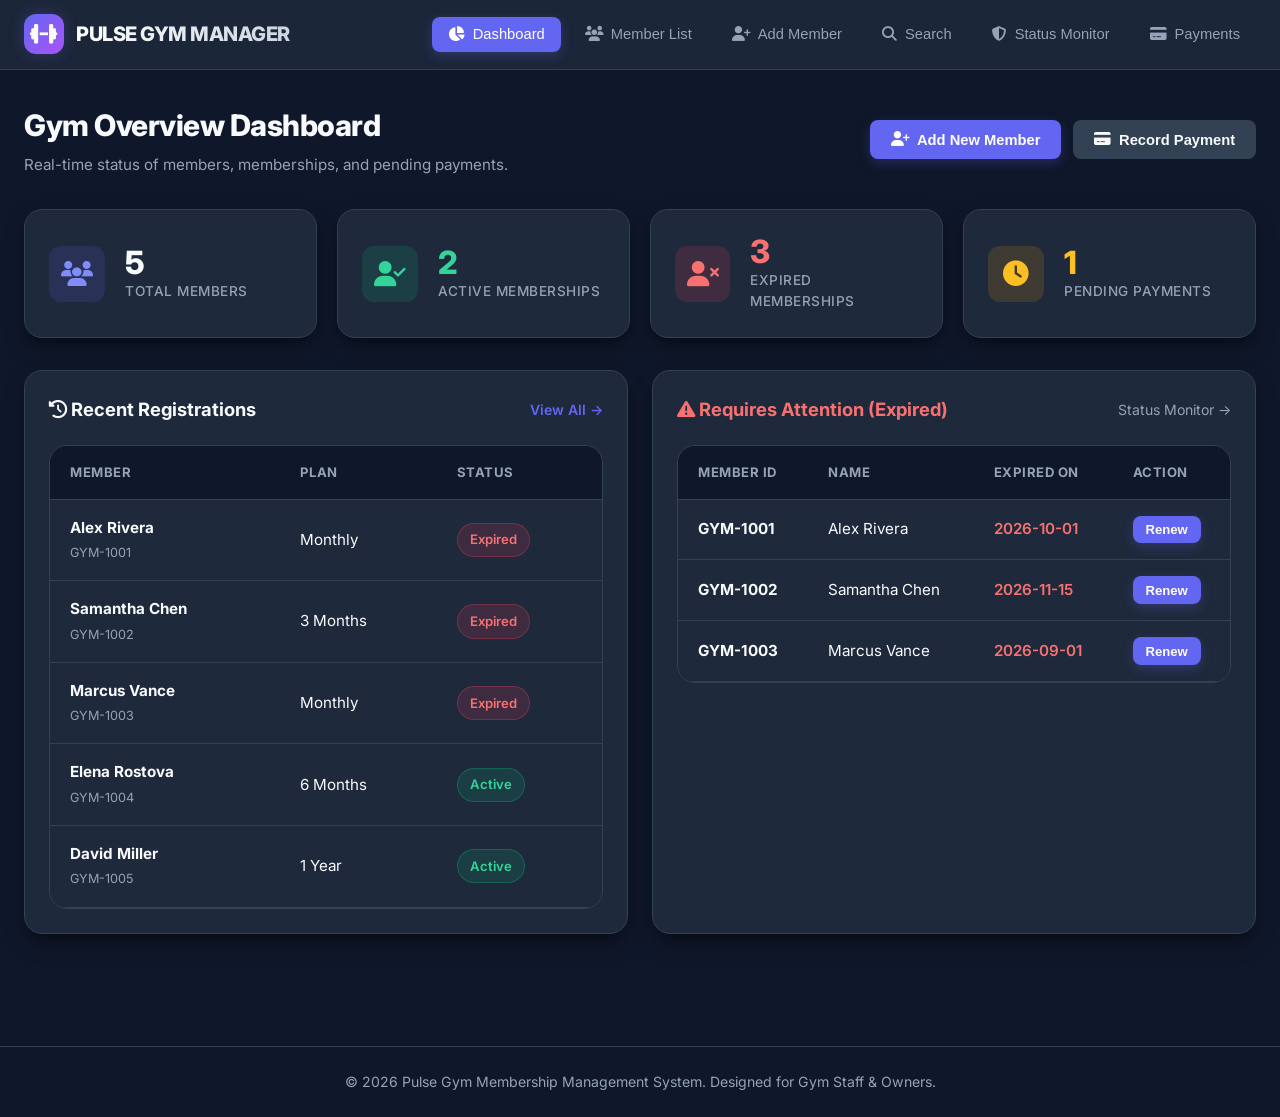
<file: index.html>
<!DOCTYPE html>
<html lang="en">
<head>
    <meta charset="UTF-8">
    <meta name="viewport" content="width=device-width, initial-scale=1.0">
    <title>Pulse Gym Membership Management System</title>
    <link rel="stylesheet" href="https://cdnjs.cloudflare.com/ajax/libs/font-awesome/6.4.0/css/all.min.css">
    <link href="https://fonts.googleapis.com/css2?family=Inter:wght@300;400;500;600;700;800&display=swap" rel="stylesheet">
    <style>
        :root {
            --bg-dark: #0f172a;
            --bg-card: #1e293b;
            --bg-card-hover: #334155;
            --bg-input: #0f172a;
            --border-color: #334155;
            --primary: #6366f1;
            --primary-hover: #4f46e5;
            --primary-glow: rgba(99, 102, 241, 0.25);
            --success: #10b981;
            --success-bg: rgba(16, 185, 129, 0.15);
            --danger: #f43f5e;
            --danger-bg: rgba(244, 63, 94, 0.15);
            --warning: #f59e0b;
            --warning-bg: rgba(245, 158, 11, 0.15);
            --text-main: #f8fafc;
            --text-muted: #94a3b8;
            --radius-sm: 8px;
            --radius-md: 12px;
            --radius-lg: 18px;
            --shadow: 0 10px 25px -5px rgba(0, 0, 0, 0.4), 0 8px 10px -6px rgba(0, 0, 0, 0.3);
        }

        * { box-sizing: border-box; margin: 0; padding: 0; }
        body {
            font-family: 'Inter', system-ui, -apple-system, sans-serif;
            background-color: var(--bg-dark);
            color: var(--text-main);
            line-height: 1.6;
            min-height: 100vh;
            display: flex;
            flex-direction: column;
        }

        /* Navbar Header */
        .navbar {
            background: rgba(30, 41, 59, 0.9);
            backdrop-filter: blur(12px);
            border-bottom: 1px solid var(--border-color);
            position: sticky;
            top: 0;
            z-index: 1000;
        }

        .nav-container {
            max-width: 1280px;
            margin: 0 auto;
            padding: 0.9rem 1.5rem;
            display: flex;
            align-items: center;
            justify-content: space-between;
            flex-wrap: wrap;
            gap: 1rem;
        }

        .brand {
            display: flex;
            align-items: center;
            gap: 0.75rem;
            text-decoration: none;
            color: var(--text-main);
            cursor: pointer;
        }

        .brand-icon {
            background: linear-gradient(135deg, #6366f1, #a855f7);
            width: 40px;
            height: 40px;
            border-radius: var(--radius-md);
            display: flex;
            align-items: center;
            justify-content: center;
            font-size: 1.4rem;
            box-shadow: 0 0 15px var(--primary-glow);
        }

        .brand-title {
            font-size: 1.25rem;
            font-weight: 800;
            letter-spacing: -0.5px;
            background: linear-gradient(to right, #ffffff, #cbd5e1);
            -webkit-background-clip: text;
            -webkit-text-fill-color: transparent;
        }

        .nav-links {
            display: flex;
            align-items: center;
            gap: 0.5rem;
            list-style: none;
            flex-wrap: wrap;
        }

        .nav-link {
            color: var(--text-muted);
            text-decoration: none;
            padding: 0.6rem 1rem;
            border-radius: var(--radius-sm);
            font-weight: 500;
            font-size: 0.92rem;
            transition: all 0.2s ease;
            display: flex;
            align-items: center;
            gap: 0.5rem;
            cursor: pointer;
            border: none;
            background: transparent;
        }

        .nav-link:hover { color: var(--text-main); background: rgba(255, 255, 255, 0.05); }
        .nav-link.active {
            color: #ffffff;
            background: var(--primary);
            box-shadow: 0 4px 12px var(--primary-glow);
        }

        /* Layout */
        .main-wrapper {
            flex: 1;
            max-width: 1280px;
            width: 100%;
            margin: 0 auto;
            padding: 2rem 1.5rem;
        }

        .page-header {
            display: flex;
            justify-content: space-between;
            align-items: center;
            margin-bottom: 2rem;
            flex-wrap: wrap;
            gap: 1rem;
        }

        .page-title { font-size: 1.85rem; font-weight: 800; letter-spacing: -0.5px; }
        .page-subtitle { color: var(--text-muted); font-size: 0.95rem; margin-top: 0.25rem; }

        /* KPI Cards */
        .grid-4 {
            display: grid;
            grid-template-columns: repeat(auto-fit, minmax(230px, 1fr));
            gap: 1.25rem;
            margin-bottom: 2rem;
        }

        .grid-2 {
            display: grid;
            grid-template-columns: repeat(auto-fit, minmax(380px, 1fr));
            gap: 1.5rem;
            margin-bottom: 2rem;
        }

        .card {
            background: var(--bg-card);
            border: 1px solid var(--border-color);
            border-radius: var(--radius-lg);
            padding: 1.5rem;
            box-shadow: var(--shadow);
            transition: transform 0.2s ease, border-color 0.2s ease;
        }

        .card:hover { border-color: #475569; }

        .stat-card { display: flex; align-items: center; gap: 1.25rem; }
        .stat-icon {
            width: 56px;
            height: 56px;
            border-radius: var(--radius-md);
            display: flex;
            align-items: center;
            justify-content: center;
            font-size: 1.6rem;
        }

        .stat-icon.blue { background: rgba(99, 102, 241, 0.15); color: #818cf8; }
        .stat-icon.green { background: var(--success-bg); color: #34d399; }
        .stat-icon.red { background: var(--danger-bg); color: #f87171; }
        .stat-icon.amber { background: var(--warning-bg); color: #fbbf24; }

        .stat-val { font-size: 2rem; font-weight: 800; line-height: 1.1; }
        .stat-label {
            color: var(--text-muted);
            font-size: 0.85rem;
            font-weight: 500;
            text-transform: uppercase;
            letter-spacing: 0.5px;
        }

        /* Badges */
        .badge {
            display: inline-flex;
            align-items: center;
            gap: 0.4rem;
            padding: 0.35rem 0.75rem;
            border-radius: 50px;
            font-size: 0.82rem;
            font-weight: 600;
            text-transform: capitalize;
        }

        .badge-active, .badge-paid {
            background: var(--success-bg);
            color: #34d399;
            border: 1px solid rgba(16, 185, 129, 0.3);
        }

        .badge-expired {
            background: var(--danger-bg);
            color: #f87171;
            border: 1px solid rgba(244, 63, 94, 0.3);
        }

        .badge-pending, .badge-overdue {
            background: var(--warning-bg);
            color: #fbbf24;
            border: 1px solid rgba(245, 158, 11, 0.3);
        }

        /* Tables */
        .table-responsive {
            overflow-x: auto;
            border-radius: var(--radius-lg);
            border: 1px solid var(--border-color);
        }

        .custom-table {
            width: 100%;
            border-collapse: collapse;
            background: var(--bg-card);
            text-align: left;
        }

        .custom-table th {
            background: #0f172a;
            color: var(--text-muted);
            font-size: 0.82rem;
            font-weight: 700;
            text-transform: uppercase;
            letter-spacing: 0.5px;
            padding: 1rem 1.25rem;
            border-bottom: 1px solid var(--border-color);
        }

        .custom-table td {
            padding: 1rem 1.25rem;
            border-bottom: 1px solid var(--border-color);
            font-size: 0.95rem;
        }

        .custom-table tbody tr:hover { background: var(--bg-card-hover); }

        /* Forms & Inputs */
        .form-group { margin-bottom: 1.3rem; }
        .form-label {
            display: block;
            margin-bottom: 0.5rem;
            font-size: 0.9rem;
            font-weight: 600;
            color: #cbd5e1;
        }

        .form-control, .form-select {
            width: 100%;
            padding: 0.75rem 1rem;
            background: var(--bg-input);
            border: 1px solid var(--border-color);
            border-radius: var(--radius-sm);
            color: var(--text-main);
            font-size: 0.95rem;
            font-family: inherit;
            transition: border-color 0.2s, box-shadow 0.2s;
        }

        .form-control:focus, .form-select:focus {
            outline: none;
            border-color: var(--primary);
            box-shadow: 0 0 0 3px var(--primary-glow);
        }

        /* Buttons */
        .btn {
            display: inline-flex;
            align-items: center;
            justify-content: center;
            gap: 0.5rem;
            padding: 0.7rem 1.3rem;
            border-radius: var(--radius-sm);
            font-size: 0.92rem;
            font-weight: 600;
            cursor: pointer;
            border: none;
            text-decoration: none;
            transition: all 0.2s ease;
        }

        .btn-primary {
            background: var(--primary);
            color: #ffffff;
            box-shadow: 0 4px 12px var(--primary-glow);
        }
        .btn-primary:hover { background: var(--primary-hover); transform: translateY(-1px); }

        .btn-secondary { background: #334155; color: var(--text-main); }
        .btn-secondary:hover { background: #475569; }

        .btn-danger { background: var(--danger); color: #ffffff; }
        .btn-danger:hover { background: #e11d48; }

        .btn-sm { padding: 0.4rem 0.8rem; font-size: 0.82rem; }

        .action-btns { display: flex; align-items: center; gap: 0.4rem; }

        .filter-tabs {
            display: flex;
            gap: 0.5rem;
            margin-bottom: 1.5rem;
            flex-wrap: wrap;
        }

        .filter-tab {
            padding: 0.5rem 1rem;
            border-radius: var(--radius-sm);
            color: var(--text-muted);
            cursor: pointer;
            font-weight: 600;
            font-size: 0.9rem;
            border: none;
            background: transparent;
            transition: all 0.2s;
        }

        .filter-tab.active { background: var(--primary); color: #ffffff; }

        .search-box { position: relative; }
        .search-input { padding-left: 2.75rem; }
        .search-icon {
            position: absolute;
            left: 1rem;
            top: 50%;
            transform: translateY(-50%);
            color: var(--text-muted);
        }

        .info-box {
            background: rgba(99, 102, 241, 0.08);
            border-left: 4px solid var(--primary);
            padding: 1rem;
            border-radius: 0 var(--radius-sm) var(--radius-sm) 0;
            margin-bottom: 1.5rem;
            font-size: 0.9rem;
            color: #cbd5e1;
        }

        /* Toast Alert */
        .toast-container {
            position: fixed;
            top: 80px;
            right: 20px;
            z-index: 9999;
            display: flex;
            flex-direction: column;
            gap: 10px;
        }

        .toast {
            background: var(--bg-card);
            border: 1px solid var(--border-color);
            padding: 1rem 1.25rem;
            border-radius: var(--radius-md);
            color: #ffffff;
            font-size: 0.92rem;
            box-shadow: var(--shadow);
            display: flex;
            align-items: center;
            gap: 0.75rem;
            animation: slideIn 0.3s ease-out;
        }

        .toast.success { border-color: var(--success); color: #34d399; }
        .toast.error { border-color: var(--danger); color: #f87171; }

        @keyframes slideIn {
            from { transform: translateX(100%); opacity: 0; }
            to { transform: translateX(0); opacity: 1; }
        }

        /* Tab Views */
        .tab-content { display: none; }
        .tab-content.active { display: block; }

        footer {
            border-top: 1px solid var(--border-color);
            padding: 1.5rem 0;
            text-align: center;
            color: var(--text-muted);
            font-size: 0.88rem;
            margin-top: 3rem;
        }
    </style>
</head>
<body>

    <!-- Toast Notifications -->
    <div id="toastContainer" class="toast-container"></div>

    <!-- Navigation Header -->
    <nav class="navbar">
        <div class="nav-container">
            <div class="brand" onclick="switchTab('dashboard')">
                <div class="brand-icon"><i class="fa-solid fa-dumbbell"></i></div>
                <span class="brand-title">PULSE GYM MANAGER</span>
            </div>

            <ul class="nav-links">
                <li><button class="nav-link active" onclick="switchTab('dashboard')"><i class="fa-solid fa-chart-pie"></i> Dashboard</button></li>
                <li><button class="nav-link" onclick="switchTab('members')"><i class="fa-solid fa-users"></i> Member List</button></li>
                <li><button class="nav-link" onclick="switchTab('add')"><i class="fa-solid fa-user-plus"></i> Add Member</button></li>
                <li><button class="nav-link" onclick="switchTab('search')"><i class="fa-solid fa-magnifying-glass"></i> Search</button></li>
                <li><button class="nav-link" onclick="switchTab('status')"><i class="fa-solid fa-shield-halved"></i> Status Monitor</button></li>
                <li><button class="nav-link" onclick="switchTab('payments')"><i class="fa-solid fa-credit-card"></i> Payments</button></li>
            </ul>
        </div>
    </nav>

    <main class="main-wrapper">

        <!-- 1. DASHBOARD VIEW -->
        <section id="tab-dashboard" class="tab-content active">
            <div class="page-header">
                <div>
                    <h1 class="page-title">Gym Overview Dashboard</h1>
                    <p class="page-subtitle">Real-time status of members, memberships, and pending payments.</p>
                </div>
                <div style="display: flex; gap: 0.75rem;">
                    <button class="btn btn-primary" onclick="switchTab('add')"><i class="fa-solid fa-user-plus"></i> Add New Member</button>
                    <button class="btn btn-secondary" onclick="switchTab('payments')"><i class="fa-solid fa-credit-card"></i> Record Payment</button>
                </div>
            </div>

            <!-- KPI Cards -->
            <div class="grid-4">
                <div class="card stat-card">
                    <div class="stat-icon blue"><i class="fa-solid fa-users"></i></div>
                    <div>
                        <div class="stat-val" id="stat-total">0</div>
                        <div class="stat-label">Total Members</div>
                    </div>
                </div>
                <div class="card stat-card">
                    <div class="stat-icon green"><i class="fa-solid fa-user-check"></i></div>
                    <div>
                        <div class="stat-val" id="stat-active" style="color: #34d399;">0</div>
                        <div class="stat-label">Active Memberships</div>
                    </div>
                </div>
                <div class="card stat-card">
                    <div class="stat-icon red"><i class="fa-solid fa-user-xmark"></i></div>
                    <div>
                        <div class="stat-val" id="stat-expired" style="color: #f87171;">0</div>
                        <div class="stat-label">Expired Memberships</div>
                    </div>
                </div>
                <div class="card stat-card">
                    <div class="stat-icon amber"><i class="fa-solid fa-clock"></i></div>
                    <div>
                        <div class="stat-val" id="stat-pending" style="color: #fbbf24;">0</div>
                        <div class="stat-label">Pending Payments</div>
                    </div>
                </div>
            </div>

            <div class="grid-2">
                <!-- Recent Registrations -->
                <div class="card">
                    <div style="display: flex; justify-content: space-between; align-items: center; margin-bottom: 1.25rem;">
                        <h2 style="font-size: 1.15rem; font-weight: 700;"><i class="fa-solid fa-clock-rotate-left"></i> Recent Registrations</h2>
                        <a href="javascript:void(0)" onclick="switchTab('members')" style="color: var(--primary); text-decoration: none; font-size: 0.88rem; font-weight: 600;">View All &rarr;</a>
                    </div>
                    <div class="table-responsive">
                        <table class="custom-table">
                            <thead>
                                <tr><th>Member</th><th>Plan</th><th>Status</th></tr>
                            </thead>
                            <tbody id="recentMembersTbody"></tbody>
                        </table>
                    </div>
                </div>

                <!-- Expired Attention -->
                <div class="card">
                    <div style="display: flex; justify-content: space-between; align-items: center; margin-bottom: 1.25rem;">
                        <h2 style="font-size: 1.15rem; font-weight: 700; color: #f87171;"><i class="fa-solid fa-triangle-exclamation"></i> Requires Attention (Expired)</h2>
                        <a href="javascript:void(0)" onclick="switchTab('status')" style="color: var(--text-muted); text-decoration: none; font-size: 0.88rem;">Status Monitor &rarr;</a>
                    </div>
                    <div class="table-responsive">
                        <table class="custom-table">
                            <thead>
                                <tr><th>Member ID</th><th>Name</th><th>Expired On</th><th>Action</th></tr>
                            </thead>
                            <tbody id="expiredMembersTbody"></tbody>
                        </table>
                    </div>
                </div>
            </div>
        </section>

        <!-- 2. MEMBER DIRECTORY VIEW -->
        <section id="tab-members" class="tab-content">
            <div class="page-header">
                <div>
                    <h1 class="page-title">Gym Member Directory</h1>
                    <p class="page-subtitle">View, search, edit, and manage registered gym members.</p>
                </div>
                <button class="btn btn-primary" onclick="switchTab('add')"><i class="fa-solid fa-user-plus"></i> Add New Member</button>
            </div>

            <div style="display: flex; justify-content: space-between; align-items: center; margin-bottom: 1.5rem; gap: 1rem; flex-wrap: wrap;">
                <div class="filter-tabs" id="directoryFilterTabs">
                    <button class="filter-tab active" onclick="setMemberFilter('all', this)">All Members</button>
                    <button class="filter-tab" onclick="setMemberFilter('active', this)"><i class="fa-solid fa-check"></i> Active</button>
                    <button class="filter-tab" onclick="setMemberFilter('expired', this)"><i class="fa-solid fa-xmark"></i> Expired</button>
                    <button class="filter-tab" onclick="setMemberFilter('pending', this)"><i class="fa-solid fa-clock"></i> Pending Payment</button>
                </div>

                <div style="position: relative; min-width: 280px; max-width: 360px; flex: 1;">
                    <i class="fa-solid fa-magnifying-glass search-icon"></i>
                    <input type="text" id="memberDirectorySearch" class="form-control search-input" placeholder="Filter by Name, ID, or Phone..." oninput="renderMembersTable()">
                </div>
            </div>

            <div class="card" style="padding: 0; overflow: hidden;">
                <div class="table-responsive">
                    <table class="custom-table">
                        <thead>
                            <tr>
                                <th>Member ID</th><th>Full Name</th><th>Age</th><th>Contact</th><th>Plan</th><th>Expires On</th><th>Payment</th><th>Status</th><th style="text-align: right;">Actions</th>
                            </tr>
                        </thead>
                        <tbody id="membersDirectoryTbody"></tbody>
                    </table>
                </div>
            </div>
        </section>

        <!-- 3. ADD / EDIT MEMBER VIEW -->
        <section id="tab-add" class="tab-content">
            <div class="page-header">
                <div>
                    <h1 class="page-title" id="formHeaderTitle">Register New Gym Member</h1>
                    <p class="page-subtitle">Enter member details, select a membership plan, and set payment status.</p>
                </div>
                <button class="btn btn-secondary" onclick="switchTab('members')"><i class="fa-solid fa-arrow-left"></i> Back to Directory</button>
            </div>

            <div style="max-width: 750px; margin: 0 auto;">
                <div class="card">
                    <div class="info-box">
                        <i class="fa-solid fa-lightbulb"></i> <strong>Automatic Expiration Date Calculation:</strong> The system automatically calculates the expiration date as soon as you select a Start Date and Membership Plan.
                    </div>

                    <form id="memberForm" onsubmit="handleSaveMember(event)">
                        <input type="hidden" id="editMemberIndex" value="-1">

                        <div class="form-group">
                            <label class="form-label">Full Name <span style="color: var(--danger);">*</span></label>
                            <input type="text" class="form-control" id="form_full_name" placeholder="e.g. John Doe" required>
                        </div>

                        <div style="display: grid; grid-template-columns: 1fr 1fr; gap: 1.25rem;">
                            <div class="form-group">
                                <label class="form-label">Age <span style="color: var(--danger);">*</span></label>
                                <input type="number" class="form-control" id="form_age" min="1" max="120" placeholder="e.g. 25" required>
                            </div>
                            <div class="form-group">
                                <label class="form-label">Contact Number <span style="color: var(--danger);">*</span></label>
                                <input type="text" class="form-control" id="form_contact" placeholder="e.g. 0917-123-4567" required>
                            </div>
                        </div>

                        <div style="display: grid; grid-template-columns: 1fr 1fr; gap: 1.25rem;">
                            <div class="form-group">
                                <label class="form-label">Membership Plan <span style="color: var(--danger);">*</span></label>
                                <select class="form-select" id="form_plan" onchange="autoCalculateExpiration()" required>
                                    <option value="Monthly">Monthly (+1 Month)</option>
                                    <option value="3 Months">3 Months (+3 Months)</option>
                                    <option value="6 Months">6 Months (+6 Months)</option>
                                    <option value="1 Year">1 Year (+1 Year)</option>
                                </select>
                            </div>
                            <div class="form-group">
                                <label class="form-label">Start Date <span style="color: var(--danger);">*</span></label>
                                <input type="date" class="form-control" id="form_start_date" onchange="autoCalculateExpiration()" required>
                            </div>
                        </div>

                        <div class="form-group">
                            <label class="form-label">Calculated Expiration Date (Auto-generated)</label>
                            <input type="text" class="form-control" id="form_expiration_preview" readonly style="background: #0f172a; color: #34d399; font-weight: 700;">
                        </div>

                        <div style="display: grid; grid-template-columns: 1fr 1fr; gap: 1.25rem;">
                            <div class="form-group">
                                <label class="form-label">Payment Status <span style="color: var(--danger);">*</span></label>
                                <select class="form-select" id="form_payment_status" required>
                                    <option value="Paid">Paid</option>
                                    <option value="Pending">Pending</option>
                                    <option value="Overdue">Overdue</option>
                                </select>
                            </div>
                            <div class="form-group">
                                <label class="form-label">Amount Paid (₱)</label>
                                <input type="number" step="0.01" class="form-control" id="form_amount_paid" placeholder="0.00" value="0.00">
                            </div>
                        </div>

                        <div style="display: flex; gap: 1rem; margin-top: 1.5rem;">
                            <button type="submit" class="btn btn-primary" style="flex: 1;"><i class="fa-solid fa-save"></i> Save Member Record</button>
                            <button type="button" class="btn btn-secondary" onclick="switchTab('members')">Cancel</button>
                        </div>
                    </form>
                </div>
            </div>
        </section>

        <!-- 4. SEARCH VIEW -->
        <section id="tab-search" class="tab-content">
            <div class="page-header">
                <div>
                    <h1 class="page-title">Search Member Records</h1>
                    <p class="page-subtitle">Quickly look up gym members by Member ID, Full Name, or Contact Number.</p>
                </div>
            </div>

            <div class="card" style="margin-bottom: 2rem;">
                <div style="position: relative;">
                    <i class="fa-solid fa-magnifying-glass search-icon"></i>
                    <input type="text" id="liveSearchInput" class="form-control search-input" placeholder="Type Member ID (e.g. GYM-1001) or Full Name..." oninput="renderSearchTable()">
                </div>
            </div>

            <div class="card" style="padding: 0; overflow: hidden;">
                <div class="table-responsive">
                    <table class="custom-table">
                        <thead>
                            <tr>
                                <th>Member ID</th><th>Full Name</th><th>Age</th><th>Contact</th><th>Plan</th><th>Expires On</th><th>Payment</th><th>Status</th><th style="text-align: right;">Action</th>
                            </tr>
                        </thead>
                        <tbody id="searchResultsTbody"></tbody>
                    </table>
                </div>
            </div>
        </section>

        <!-- 5. STATUS MONITOR VIEW -->
        <section id="tab-status" class="tab-content">
            <div class="page-header">
                <div>
                    <h1 class="page-title">Membership Status Monitor</h1>
                    <p class="page-subtitle">Track active gym memberships and identify expired accounts requiring renewal.</p>
                </div>
            </div>

            <div class="grid-2">
                <div class="card">
                    <div style="display: flex; justify-content: space-between; align-items: center; margin-bottom: 1.25rem;">
                        <h2 style="font-size: 1.2rem; font-weight: 700; color: #34d399;"><i class="fa-solid fa-circle-check"></i> Active Memberships</h2>
                        <span class="badge badge-active"><i class="fa-solid fa-shield"></i> Good Standing</span>
                    </div>
                    <div class="table-responsive">
                        <table class="custom-table">
                            <thead><tr><th>Member</th><th>Plan</th><th>Expires On</th></tr></thead>
                            <tbody id="statusActiveTbody"></tbody>
                        </table>
                    </div>
                </div>

                <div class="card">
                    <div style="display: flex; justify-content: space-between; align-items: center; margin-bottom: 1.25rem;">
                        <h2 style="font-size: 1.2rem; font-weight: 700; color: #f87171;"><i class="fa-solid fa-circle-xmark"></i> Expired Memberships</h2>
                        <span class="badge badge-expired"><i class="fa-solid fa-triangle-exclamation"></i> Action Required</span>
                    </div>
                    <div class="table-responsive">
                        <table class="custom-table">
                            <thead><tr><th>Member</th><th>Plan</th><th>Expired On</th><th>Action</th></tr></thead>
                            <tbody id="statusExpiredTbody"></tbody>
                        </table>
                    </div>
                </div>
            </div>
        </section>

        <!-- 6. PAYMENTS VIEW -->
        <section id="tab-payments" class="tab-content">
            <div class="page-header">
                <div>
                    <h1 class="page-title">Record Membership Payment</h1>
                    <p class="page-subtitle">Update member payment status, log payment amounts, and extend membership plans.</p>
                </div>
            </div>

            <div class="grid-2">
                <div class="card">
                    <h2 style="font-size: 1.2rem; font-weight: 700; margin-bottom: 1.25rem;"><i class="fa-solid fa-receipt"></i> Payment Entry Form</h2>
                    <form onsubmit="handleRecordPayment(event)">
                        <div class="form-group">
                            <label class="form-label">Select Member <span style="color: var(--danger);">*</span></label>
                            <select class="form-select" id="payment_member_select" onchange="handlePaymentMemberChange()" required>
                                <option value="">-- Choose Member --</option>
                            </select>
                        </div>

                        <div style="background: #0f172a; padding: 1rem; border-radius: var(--radius-sm); margin-bottom: 1.25rem; border: 1px solid var(--border-color); display: flex; justify-content: space-between; align-items: center;">
                            <div>
                                <span style="color: var(--text-muted); font-size: 0.82rem;">CURRENT PLAN</span>
                                <div id="pay_info_plan" style="font-weight: 700; color: var(--primary);">--</div>
                            </div>
                            <div>
                                <span style="color: var(--text-muted); font-size: 0.82rem;">EXPIRATION DATE</span>
                                <div id="pay_info_exp" style="font-weight: 700;">--</div>
                            </div>
                            <div>
                                <span style="color: var(--text-muted); font-size: 0.82rem;">STATUS</span>
                                <div><span id="pay_info_status" class="badge">--</span></div>
                            </div>
                        </div>

                        <div class="form-group">
                            <label class="form-label">Payment Amount (₱) <span style="color: var(--danger);">*</span></label>
                            <input type="number" step="0.01" min="0" class="form-control" id="pay_amount" placeholder="e.g. 1500.00" required>
                        </div>

                        <div class="form-group">
                            <label class="form-label">Update Payment Status <span style="color: var(--danger);">*</span></label>
                            <select class="form-select" id="pay_status_update" required>
                                <option value="Paid">Paid</option>
                                <option value="Pending">Pending</option>
                                <option value="Overdue">Overdue</option>
                            </select>
                        </div>

                        <div class="form-group">
                            <label class="form-label">Extend / Renew Membership Plan (Optional)</label>
                            <select class="form-select" id="pay_extend_plan">
                                <option value="">-- No Extension (Keep Current Expiration) --</option>
                                <option value="Monthly">Extend by Monthly (+1 Month)</option>
                                <option value="3 Months">Extend by 3 Months (+3 Months)</option>
                                <option value="6 Months">Extend by 6 Months (+6 Months)</option>
                                <option value="1 Year">Extend by 1 Year (+1 Year)</option>
                            </select>
                        </div>

                        <button type="submit" class="btn btn-primary" style="width: 100%; margin-top: 1rem;"><i class="fa-solid fa-check-circle"></i> Confirm Payment & Update</button>
                    </form>
                </div>

                <div class="card">
                    <h2 style="font-size: 1.2rem; font-weight: 700; margin-bottom: 1.25rem;"><i class="fa-solid fa-list-check"></i> Member Payment Statuses</h2>
                    <div class="table-responsive" style="max-height: 480px; overflow-y: auto;">
                        <table class="custom-table">
                            <thead>
                                <tr><th>Member</th><th>Total Paid</th><th>Payment Status</th></tr>
                            </thead>
                            <tbody id="paymentHistoryTbody"></tbody>
                        </table>
                    </div>
                </div>
            </div>
        </section>

    </main>

    <footer>
        <p>&copy; 2026 Pulse Gym Membership Management System. Designed for Gym Staff & Owners.</p>
    </footer>

    <!-- Interactive Client-side Script -->
    <script>
        // Default Seed Members
        const INITIAL_MEMBERS = [
            { id: "GYM-1001", name: "Alex Rivera", age: 28, contact: "0917-555-0192", plan: "Monthly", startDate: "2026-09-01", expDate: "2026-10-01", paymentStatus: "Paid", amountPaid: 1500.00 },
            { id: "GYM-1002", name: "Samantha Chen", age: 34, contact: "0918-555-0143", plan: "3 Months", startDate: "2026-08-15", expDate: "2026-11-15", paymentStatus: "Paid", amountPaid: 4000.00 },
            { id: "GYM-1003", name: "Marcus Vance", age: 42, contact: "0920-555-0178", plan: "Monthly", startDate: "2026-08-01", expDate: "2026-09-01", paymentStatus: "Paid", amountPaid: 1500.00 },
            { id: "GYM-1004", name: "Elena Rostova", age: 23, contact: "0919-555-0155", plan: "6 Months", startDate: "2026-09-10", expDate: "2027-03-10", paymentStatus: "Pending", amountPaid: 0.00 },
            { id: "GYM-1005", name: "David Miller", age: 31, contact: "0922-555-0189", plan: "1 Year", startDate: "2026-01-10", expDate: "2027-01-10", paymentStatus: "Paid", amountPaid: 14000.00 }
        ];

        let members = JSON.parse(localStorage.getItem('gym_members')) || INITIAL_MEMBERS;
        let activeFilter = 'all';

        function saveMembers() {
            localStorage.setItem('gym_members', JSON.stringify(members));
            refreshAllViews();
        }

        function calculateExpirationDate(startDateStr, plan) {
            const date = new Date(startDateStr);
            if (isNaN(date)) return '';
            
            let monthsToAdd = 1;
            if (plan === '3 Months') monthsToAdd = 3;
            else if (plan === '6 Months') monthsToAdd = 6;
            else if (plan === '1 Year') monthsToAdd = 12;

            const targetMonth = date.getMonth() + monthsToAdd;
            date.setMonth(targetMonth);
            return date.toISOString().split('T')[0];
        }

        function getMembershipStatus(expDateStr) {
            const today = new Date().toISOString().split('T')[0];
            return expDateStr >= today ? 'Active' : 'Expired';
        }

        function showToast(message, type = 'success') {
            const container = document.getElementById('toastContainer');
            const toast = document.createElement('div');
            toast.className = `toast ${type}`;
            toast.innerHTML = `<i class="fa-solid fa-${type === 'success' ? 'circle-check' : 'circle-exclamation'}"></i> <span>${message}</span>`;
            container.appendChild(toast);
            setTimeout(() => toast.remove(), 3500);
        }

        function switchTab(tabId) {
            document.querySelectorAll('.tab-content').forEach(el => el.classList.remove('active'));
            document.querySelectorAll('.nav-link').forEach(el => el.classList.remove('active'));

            const targetTab = document.getElementById(`tab-${tabId}`);
            if (targetTab) targetTab.classList.add('active');

            const navIndex = ['dashboard', 'members', 'add', 'search', 'status', 'payments'].indexOf(tabId);
            if (navIndex !== -1) {
                const links = document.querySelectorAll('.nav-link');
                if (links[navIndex]) links[navIndex].classList.add('active');
            }

            if (tabId === 'add' && document.getElementById('editMemberIndex').value === '-1') {
                resetAddMemberForm();
            }

            refreshAllViews();
            window.scrollTo({ top: 0, behavior: 'smooth' });
        }

        function resetAddMemberForm() {
            document.getElementById('editMemberIndex').value = '-1';
            document.getElementById('formHeaderTitle').textContent = 'Register New Gym Member';
            document.getElementById('form_full_name').value = '';
            document.getElementById('form_age').value = '';
            document.getElementById('form_contact').value = '';
            document.getElementById('form_plan').value = 'Monthly';
            document.getElementById('form_start_date').value = new Date().toISOString().split('T')[0];
            document.getElementById('form_payment_status').value = 'Paid';
            document.getElementById('form_amount_paid').value = '1500.00';
            autoCalculateExpiration();
        }

        function autoCalculateExpiration() {
            const start = document.getElementById('form_start_date').value;
            const plan = document.getElementById('form_plan').value;
            if (start && plan) {
                document.getElementById('form_expiration_preview').value = calculateExpirationDate(start, plan);
            }
        }

        function handleSaveMember(e) {
            e.preventDefault();
            const editIndex = parseInt(document.getElementById('editMemberIndex').value);
            const name = document.getElementById('form_full_name').value.trim();
            const age = parseInt(document.getElementById('form_age').value);
            const contact = document.getElementById('form_contact').value.trim();
            const plan = document.getElementById('form_plan').value;
            const startDate = document.getElementById('form_start_date').value;
            const expDate = calculateExpirationDate(startDate, plan);
            const paymentStatus = document.getElementById('form_payment_status').value;
            const amountPaid = parseFloat(document.getElementById('form_amount_paid').value) || 0;

            if (editIndex >= 0) {
                members[editIndex] = { ...members[editIndex], name, age, contact, plan, startDate, expDate, paymentStatus, amountPaid };
                showToast(`Member "${name}" updated successfully!`);
            } else {
                const nextNum = 1001 + members.length;
                const newMember = {
                    id: `GYM-${nextNum}`,
                    name, age, contact, plan, startDate, expDate, paymentStatus, amountPaid
                };
                members.unshift(newMember);
                showToast(`Member "${name}" registered with ID ${newMember.id}!`);
            }

            saveMembers();
            switchTab('members');
        }

        function editMember(index) {
            const m = members[index];
            if (!m) return;
            document.getElementById('editMemberIndex').value = index;
            document.getElementById('formHeaderTitle').textContent = `Edit Member ${m.id} (${m.name})`;
            document.getElementById('form_full_name').value = m.name;
            document.getElementById('form_age').value = m.age;
            document.getElementById('form_contact').value = m.contact;
            document.getElementById('form_plan').value = m.plan;
            document.getElementById('form_start_date').value = m.startDate;
            document.getElementById('form_expiration_preview').value = m.expDate;
            document.getElementById('form_payment_status').value = m.paymentStatus;
            document.getElementById('form_amount_paid').value = m.amountPaid;
            switchTab('add');
        }

        function deleteMember(index) {
            const m = members[index];
            if (confirm(`Are you sure you want to delete member record for "${m.name}"?`)) {
                members.splice(index, 1);
                saveMembers();
                showToast(`Member "${m.name}" deleted.`, 'error');
            }
        }

        function setMemberFilter(filter, btn) {
            activeFilter = filter;
            document.querySelectorAll('#directoryFilterTabs .filter-tab').forEach(b => b.classList.remove('active'));
            btn.classList.add('active');
            renderMembersTable();
        }

        function renderMembersTable() {
            const tbody = document.getElementById('membersDirectoryTbody');
            const search = document.getElementById('memberDirectorySearch').value.toLowerCase().trim();
            
            let filtered = members.filter(m => {
                const status = getMembershipStatus(m.expDate);
                if (activeFilter === 'active' && status !== 'Active') return false;
                if (activeFilter === 'expired' && status !== 'Expired') return false;
                if (activeFilter === 'pending' && m.paymentStatus !== 'Pending' && m.paymentStatus !== 'Overdue') return false;
                if (search && !m.name.toLowerCase().includes(search) && !m.id.toLowerCase().includes(search) && !m.contact.includes(search)) return false;
                return true;
            });

            if (filtered.length === 0) {
                tbody.innerHTML = `<tr><td colspan="9" style="text-align:center; padding: 2rem; color: var(--text-muted);">No matching members found.</td></tr>`;
                return;
            }

            tbody.innerHTML = filtered.map((m) => {
                const originalIndex = members.indexOf(m);
                const status = getMembershipStatus(m.expDate);
                return `
                    <tr>
                        <td><strong style="color: var(--primary);">${m.id}</strong></td>
                        <td><strong>${m.name}</strong></td>
                        <td>${m.age}</td>
                        <td>${m.contact}</td>
                        <td>${m.plan}</td>
                        <td style="font-weight: 600; color: ${status === 'Active' ? '#34d399' : '#f87171'};">${m.expDate}</td>
                        <td><span class="badge badge-${m.paymentStatus.toLowerCase()}">${m.paymentStatus}</span></td>
                        <td><span class="badge badge-${status.toLowerCase()}">${status}</span></td>
                        <td style="text-align: right;">
                            <div class="action-btns" style="justify-content: flex-end;">
                                <button class="btn btn-secondary btn-sm" onclick="editMember(${originalIndex})"><i class="fa-solid fa-pen"></i> Edit</button>
                                <button class="btn btn-danger btn-sm" onclick="deleteMember(${originalIndex})"><i class="fa-solid fa-trash"></i></button>
                            </div>
                        </td>
                    </tr>
                `;
            }).join('');
        }

        function renderDashboard() {
            let activeCount = 0, expiredCount = 0, pendingCount = 0;
            members.forEach(m => {
                if (getMembershipStatus(m.expDate) === 'Active') activeCount++;
                else expiredCount++;
                if (m.paymentStatus === 'Pending' || m.paymentStatus === 'Overdue') pendingCount++;
            });

            document.getElementById('stat-total').textContent = members.length;
            document.getElementById('stat-active').textContent = activeCount;
            document.getElementById('stat-expired').textContent = expiredCount;
            document.getElementById('stat-pending').textContent = pendingCount;

            const recentTbody = document.getElementById('recentMembersTbody');
            recentTbody.innerHTML = members.slice(0, 5).map(m => `
                <tr>
                    <td><strong>${m.name}</strong><br><small style="color:var(--text-muted)">${m.id}</small></td>
                    <td>${m.plan}</td>
                    <td><span class="badge badge-${getMembershipStatus(m.expDate).toLowerCase()}">${getMembershipStatus(m.expDate)}</span></td>
                </tr>
            `).join('');

            const expiredTbody = document.getElementById('expiredMembersTbody');
            const expiredList = members.filter(m => getMembershipStatus(m.expDate) === 'Expired');
            if (expiredList.length === 0) {
                expiredTbody.innerHTML = `<tr><td colspan="4" style="text-align:center; padding: 1.5rem; color: #34d399;"><i class="fa-solid fa-circle-check"></i> All memberships are currently active!</td></tr>`;
            } else {
                expiredTbody.innerHTML = expiredList.map(m => `
                    <tr>
                        <td><strong>${m.id}</strong></td>
                        <td>${m.name}</td>
                        <td style="color:#f87171; font-weight:600;">${m.expDate}</td>
                        <td><button class="btn btn-primary btn-sm" onclick="prepareRenewMember('${m.id}')">Renew</button></td>
                    </tr>
                `).join('');
            }
        }

        function renderSearchTable() {
            const query = document.getElementById('liveSearchInput').value.toLowerCase().trim();
            const tbody = document.getElementById('searchResultsTbody');
            const filtered = members.filter(m => !query || m.name.toLowerCase().includes(query) || m.id.toLowerCase().includes(query) || m.contact.includes(query));

            if (filtered.length === 0) {
                tbody.innerHTML = `<tr><td colspan="9" style="text-align:center; padding: 2.5rem; color: var(--text-muted);">No members match "${query}".</td></tr>`;
                return;
            }

            tbody.innerHTML = filtered.map(m => {
                const originalIndex = members.indexOf(m);
                const status = getMembershipStatus(m.expDate);
                return `
                    <tr>
                        <td><strong style="color: var(--primary);">${m.id}</strong></td>
                        <td><strong>${m.name}</strong></td>
                        <td>${m.age}</td>
                        <td>${m.contact}</td>
                        <td>${m.plan}</td>
                        <td style="color: ${status === 'Active' ? '#34d399' : '#f87171'}; font-weight:600;">${m.expDate}</td>
                        <td><span class="badge badge-${m.paymentStatus.toLowerCase()}">${m.paymentStatus}</span></td>
                        <td><span class="badge badge-${status.toLowerCase()}">${status}</span></td>
                        <td style="text-align: right;"><button class="btn btn-secondary btn-sm" onclick="editMember(${originalIndex})"><i class="fa-solid fa-pen"></i> Edit</button></td>
                    </tr>
                `;
            }).join('');
        }

        function renderStatusMonitor() {
            const activeTbody = document.getElementById('statusActiveTbody');
            const expiredTbody = document.getElementById('statusExpiredTbody');

            const activeList = members.filter(m => getMembershipStatus(m.expDate) === 'Active');
            const expiredList = members.filter(m => getMembershipStatus(m.expDate) === 'Expired');

            activeTbody.innerHTML = activeList.length ? activeList.map(m => `
                <tr>
                    <td><strong>${m.name}</strong><br><small style="color:var(--text-muted)">${m.id} | ${m.contact}</small></td>
                    <td>${m.plan}</td>
                    <td style="color:#34d399; font-weight:600;">${m.expDate}</td>
                </tr>
            `).join('') : `<tr><td colspan="3" style="text-align:center; padding:1.5rem; color:var(--text-muted);">No active members.</td></tr>`;

            expiredTbody.innerHTML = expiredList.length ? expiredList.map(m => `
                <tr>
                    <td><strong>${m.name}</strong><br><small style="color:var(--text-muted)">${m.id} | ${m.contact}</small></td>
                    <td>${m.plan}</td>
                    <td style="color:#f87171; font-weight:600;">${m.expDate}</td>
                    <td><button class="btn btn-primary btn-sm" onclick="prepareRenewMember('${m.id}')">Renew</button></td>
                </tr>
            `).join('') : `<tr><td colspan="4" style="text-align:center; padding:1.5rem; color:#34d399;">No expired members!</td></tr>`;
        }

        function renderPayments() {
            const select = document.getElementById('payment_member_select');
            const currentSelected = select.value;
            select.innerHTML = `<option value="">-- Choose Member --</option>` + members.map((m, i) => `
                <option value="${i}" ${currentSelected == i ? 'selected' : ''}>${m.id} - ${m.name} (${m.paymentStatus})</option>
            `).join('');

            const historyTbody = document.getElementById('paymentHistoryTbody');
            historyTbody.innerHTML = members.map(m => `
                <tr>
                    <td><strong>${m.name}</strong><br><small style="color:var(--text-muted)">${m.id}</small></td>
                    <td style="color:#34d399; font-weight:700;">₱${parseFloat(m.amountPaid || 0).toLocaleString('en-US', { minimumFractionDigits: 2 })}</td>
                    <td><span class="badge badge-${m.paymentStatus.toLowerCase()}">${m.paymentStatus}</span></td>
                </tr>
            `).join('');
        }

        function handlePaymentMemberChange() {
            const index = document.getElementById('payment_member_select').value;
            if (index === '') {
                document.getElementById('pay_info_plan').textContent = '--';
                document.getElementById('pay_info_exp').textContent = '--';
                document.getElementById('pay_info_status').textContent = '--';
                document.getElementById('pay_info_status').className = 'badge';
                return;
            }
            const m = members[index];
            const status = getMembershipStatus(m.expDate);
            document.getElementById('pay_info_plan').textContent = m.plan;
            document.getElementById('pay_info_exp').textContent = m.expDate;
            document.getElementById('pay_info_status').textContent = status;
            document.getElementById('pay_info_status').className = `badge badge-${status.toLowerCase()}`;
        }

        function prepareRenewMember(memberId) {
            switchTab('payments');
            const idx = members.findIndex(m => m.id === memberId);
            if (idx !== -1) {
                document.getElementById('payment_member_select').value = idx;
                handlePaymentMemberChange();
                document.getElementById('pay_extend_plan').value = 'Monthly';
            }
        }

        function handleRecordPayment(e) {
            e.preventDefault();
            const index = parseInt(document.getElementById('payment_member_select').value);
            if (isNaN(index) || !members[index]) return;

            const amount = parseFloat(document.getElementById('pay_amount').value) || 0;
            const newPaymentStatus = document.getElementById('pay_status_update').value;
            const extendPlan = document.getElementById('pay_extend_plan').value;

            members[index].amountPaid = (parseFloat(members[index].amountPaid) || 0) + amount;
            members[index].paymentStatus = newPaymentStatus;

            if (extendPlan) {
                const today = new Date().toISOString().split('T')[0];
                const baseDate = members[index].expDate >= today ? members[index].expDate : today;
                members[index].expDate = calculateExpirationDate(baseDate, extendPlan);
                members[index].plan = extendPlan;
            }

            saveMembers();
            showToast(`Payment of ₱${amount.toFixed(2)} recorded for ${members[index].name}!`);
            document.getElementById('pay_amount').value = '';
            document.getElementById('pay_extend_plan').value = '';
            handlePaymentMemberChange();
        }

        function refreshAllViews() {
            renderDashboard();
            renderMembersTable();
            renderSearchTable();
            renderStatusMonitor();
            renderPayments();
        }

        // Initialize on Load
        document.addEventListener('DOMContentLoaded', () => {
            resetAddMemberForm();
            refreshAllViews();
        });
    </script>
</body>
</html>
</file>
